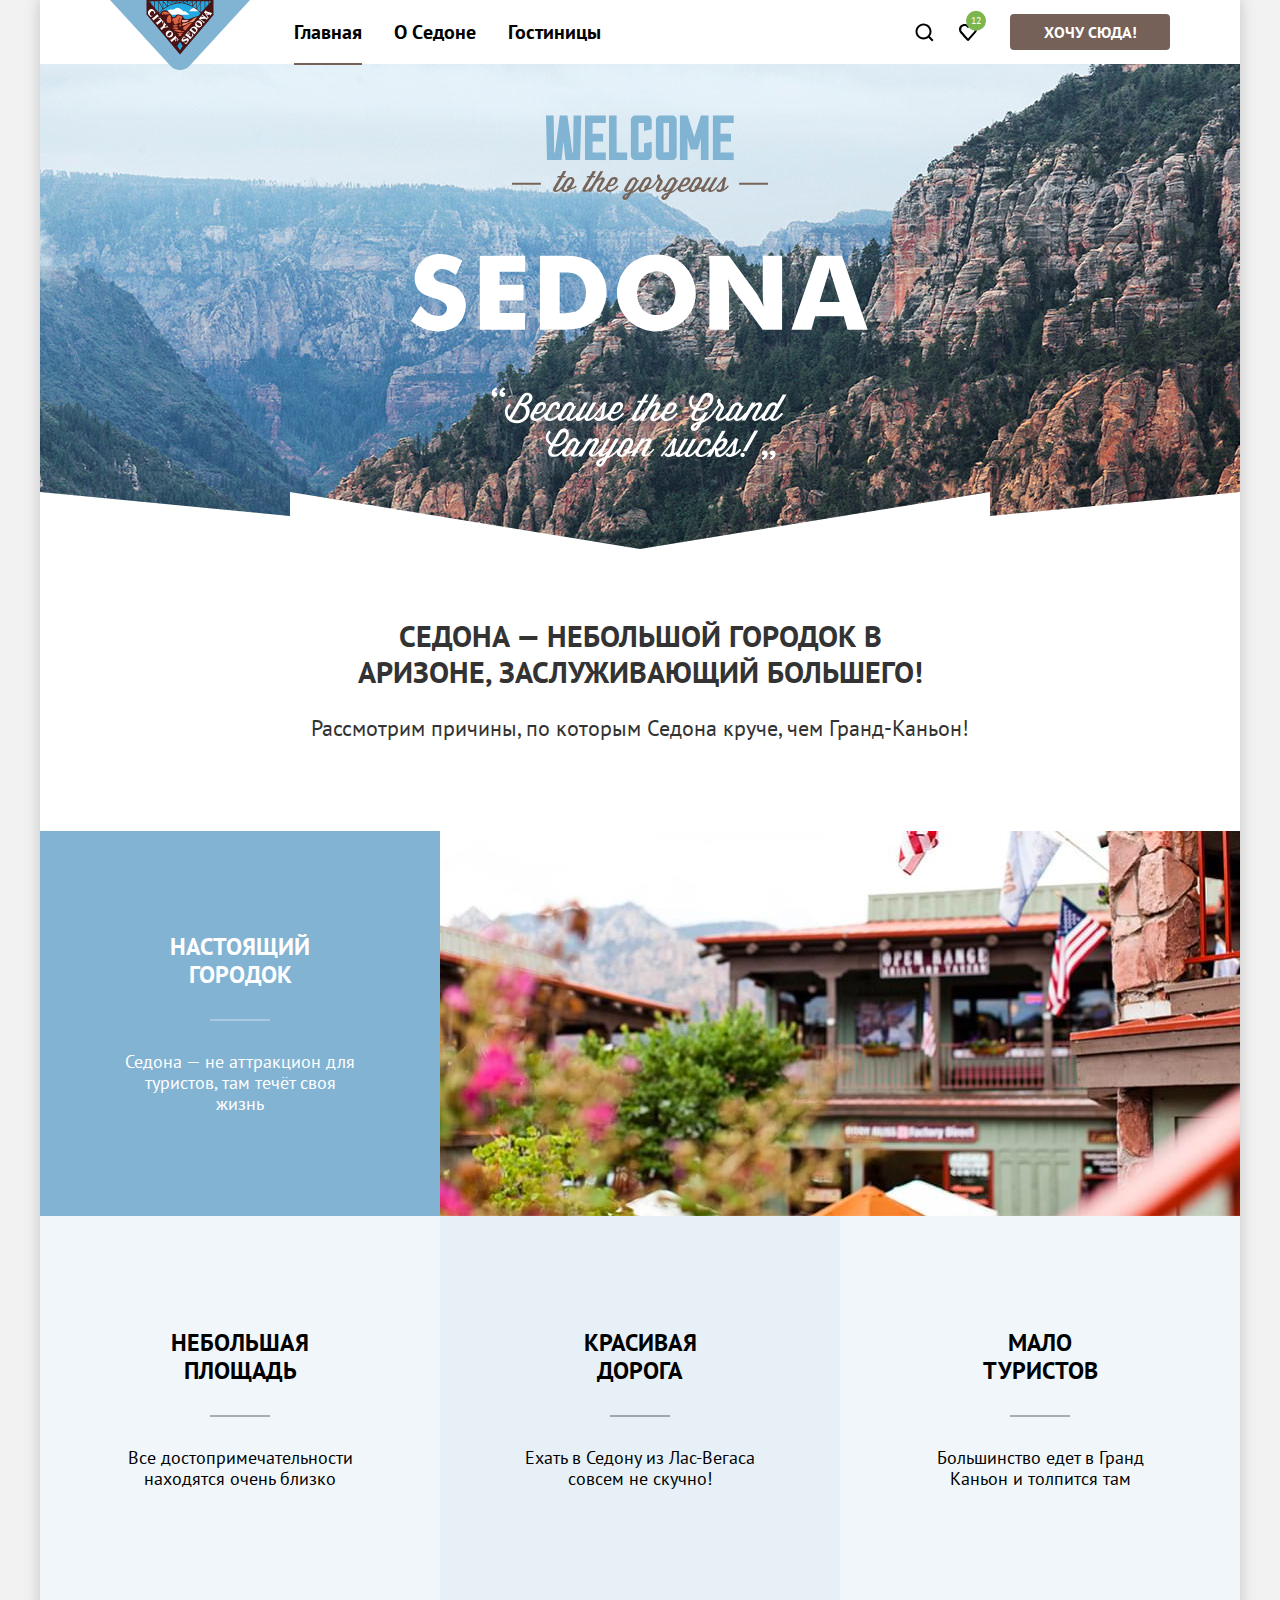
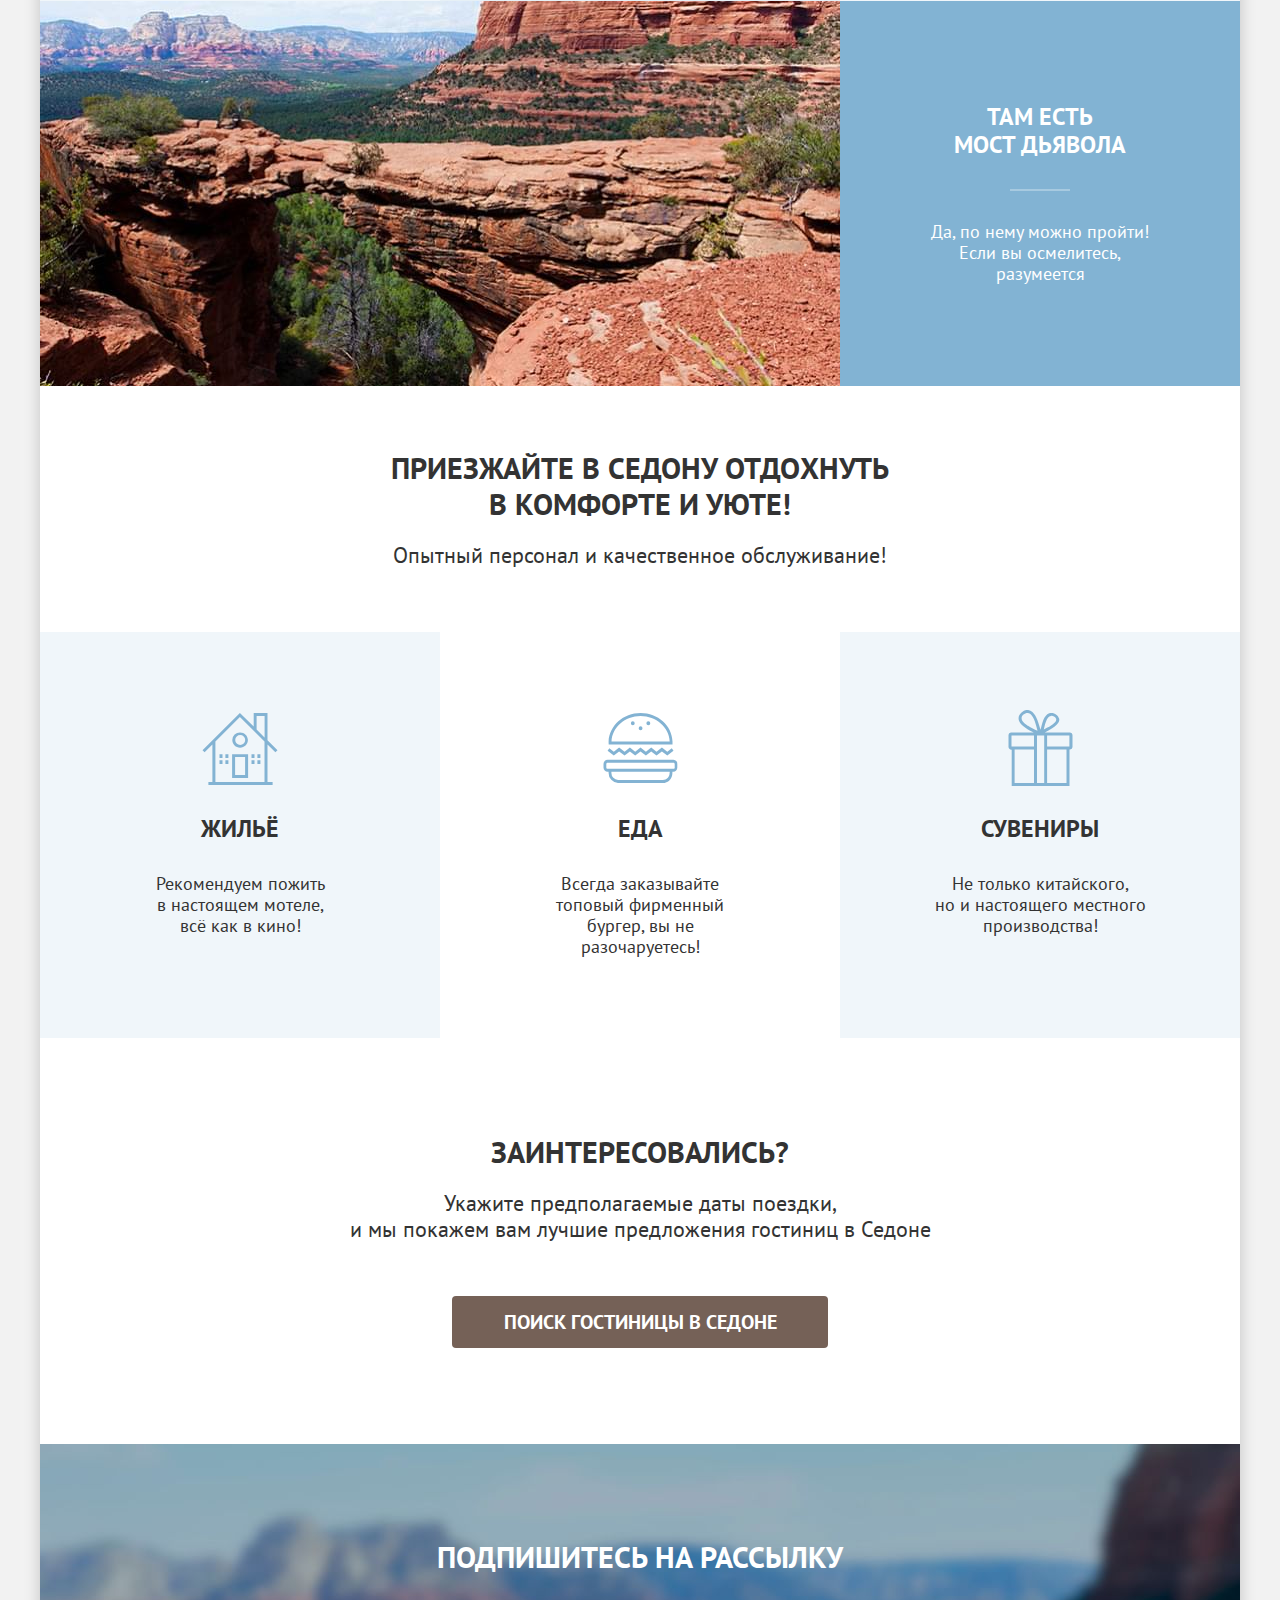
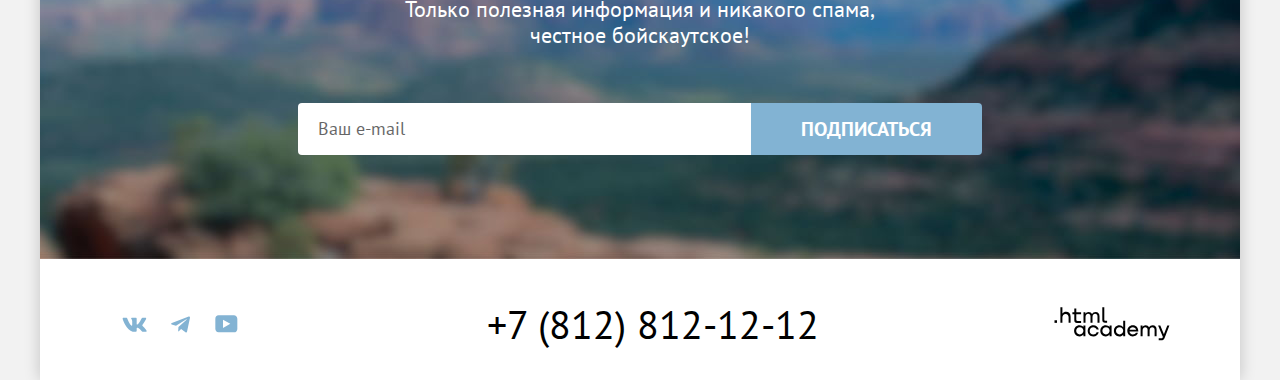
<file: index.html>
<!DOCTYPE html>
<html lang="ru">
  <head>
    <meta charset="utf-8">
    <title>HTML Academy: Седона</title>
    <link rel="icon" href="favicon.ico">
    <link rel="icon" type="image/png" sizes="32x32" href="images/favicon.png">
    <link rel="stylesheet" href="styles/style.css">
  </head>
  <body>
    <div class="page-container">
      <header class="page-header" data-test="header">
        <a class="logo-link" href="">
          <img src="images/logo.svg" width="140" height="70" alt="Логотип сайта города Седона.">
        </a>
        <nav class="navigation">
          <ul class="navigation-list">
            <li class="navigation-item-current">
              <a class="navigation-item-link" href="index.html">Главная</a>
            </li>
            <li>
              <a class="navigation-item-link" href="#">О Cедоне</a>
            </li>
            <li>
              <a class="navigation-item-link" href="catalog.html">Гостиницы</a>
            </li>
          </ul>
          <ul class="choose-places-list">
            <li class="choose-places-item">
              <button class="search-places-magnify-glass-button" type="button">
                <span class="magnify-glass-icon visually-hidden">
                  Поиск отеля
                </span>
              </button>
            </li>
            <li class="choose-places-item">
              <button class="favorites-places-button" type="button">
                <span class="visually-hidden">
                  Открыть Избранное
                </span>
                <span class="favorites-places-counter">
                  12
                </span>
              </button>
            </li>
          </ul>
          <div class="i-want-here-button-wrapper">
            <a class="i-want-here-button brown-button" href="#invitation">
              Хочу сюда!
            </a>
          </div>

        </nav>
      </header>
      <main class="main-index main-container" data-test="main">
        <section class="hero" data-test="hero">
          <h1 class="hero-title visually-hidden">
            Добро пожаловать в городок Седона!
          </h1>
          <div class="welcome-image-container">
            <img class="welcome-image" src="images/welcome-catchphrase.svg" width="458" height="352"
                 alt="Добро пожаловать в восхитительную Седону. Потому что Гранд Каньон отстой!">
          </div>
        </section>

        <section class="about-sedona" data-test="advantages">
          <h2 class="visually-hidden">
            О Седоне
          </h2>
          <p class="about-sedona-short-description section-title">
            Седона — небольшой городок в Аризоне, заслуживающий большего!
          </p>
          <p class="about-sedona-visit-reasons section-description">
            Рассмотрим причины, по которым Седона круче, чем Гранд-Каньон!
          </p>

          <ul class="features-list">
            <li class="feature-item feature-item-with-image">
              <div class="feature-item-description-container">
                <h3 class="feature-title">
                  Настоящий городок
                </h3>
                <p class="feature-description">
                  Седона — не аттракцион для туристов, там течёт своя жизнь
                </p>
              </div>
              <img class="feature-image" src="images/town-photo.jpg" width="800" height="385" alt="Уютные домики на фоне гор.">
            </li>
            <li class="feature-item feature-item-wo-image">
              <div class="feature-item-description-container">
                <h3 class="feature-title">
                  Небольшая площадь
                </h3>
                <p class="feature-description">
                  Все достопримечательности находятся очень близко
                </p>
              </div>
            </li>
            <li class="feature-item feature-item-wo-image">
              <div class="feature-item-description-container">
                <h3 class="feature-title">
                  Красивая дорога
                </h3>
                <p class="feature-description">
                  Ехать в Седону из Лас-Вегаса совсем не скучно!
                </p>
              </div>
            </li>
            <li class="feature-item feature-item-wo-image">
              <div class="feature-item-description-container">
                <h3 class="feature-title">
                  Мало туристов
                </h3>
                <p class="feature-description">
                  Большинство едет в Гранд Каньон и толпится там
                </p>
              </div>
            </li>
            <li class="feature-item feature-item-with-image">
              <img class="feature-image" src="images/devil-bridge-photo.jpg" width="800" height="385" alt="Живописное место среди гор похожее на мост.">
              <div class="feature-item-description-container">
                <h3 class="feature-title">
                  Там есть
                  <br>
                  мост дьявола
                </h3>
                <p class="feature-description">
                  Да, по нему можно пройти! Если вы осмелитесь, разумеется
                </p>
              </div>
            </li>
          </ul>
        </section>

        <section class="services" data-test="service">
          <h2 class="visually-hidden">
            Услуги
          </h2>
          <div class="services-title-container">
            <p class="services-title section-title">
              Приезжайте в Седону отдохнуть в комфорте и уюте!
            </p>
            <p class="services-common-description section-description">
              Опытный персонал и качественное обслуживание!
            </p>
          </div>
          <ul class="services-list">
            <li class="service-item">
              <div class="service-item-content-wrapper">
                <h3 class="service-item-title service-item-title-house">
                  Жильё
                </h3>
                <p class="service-item-description">
                  Рекомендуем пожить
                  <br>
                  в настоящем мотеле,
                  <br>
                  всё как в кино!
                </p>
              </div>
            </li>
            <li class="service-item">
              <div class="service-item-content-wrapper">
                <h3 class="service-item-title service-item-title-food">
                  Еда
                </h3>
                <p class="service-item-description">
                  Всегда заказывайте
                  <br>
                  топовый фирменный бургер, вы не разочаруетесь!
                </p>
              </div>
            </li>
            <li class="service-item">
              <div class="service-item-content-wrapper">
                <h3 class="service-item-title service-item-title-souvenir">
                  Сувениры
                </h3>
                <p class="service-item-description">
                  Не только китайского,
                  <br>
                  но и настоящего местного производства!
                </p>
              </div>
            </li>
          </ul>
        </section>

        <section class="invitation" id="invitation" data-test="search">
          <h2 class="invitation-hotel-title section-title">
            Заинтересовались?
          </h2>
          <p class="invitation-description section-description">
            Укажите предполагаемые даты поездки,
            <br>
            и мы покажем вам лучшие предложения гостиниц в Седоне
          </p>
          <a class="search-hotel-button brown-button booking-button" href="#">
            Поиск гостиницы в Седоне
          </a>
        </section>

      </main>

      <footer class="page-footer">
        <section class="email-subscribe" data-test="subscribe">
          <h2 class="email-subscribe-title section-title">
            Подпишитесь на рассылку
          </h2>
          <p class="email-subscribe-teaser section-description">
            Только полезная информация и никакого спама, честное бойскаутское!
          </p>
          <form class="email-subscribe-form" action="https://echo.htmlacademy.ru/" method="post">
            <input class="email-input" type="email" name="email" placeholder="Ваш e-mail" required>
            <button class="email-subscribe-button blue-button" type="submit">
              Подписаться
            </button>
          </form>
        </section>

        <section class="contacts">
          <h2 class="visually-hidden">
            Контактная информация
          </h2>
          <ul class="social-list">
            <li class="social-item vkontakte">
              <a class="social-item-link" href="https://vk.com/htmlacademy">
                <svg width="25" height="15" viewBox="0 0 25 15" xmlns="http://www.w3.org/2000/svg" alt="ВКонтакте.">
                  <path fill-rule="evenodd" clip-rule="evenodd" d="M24.1164 1.80445C24.2824 1.25845 24.1164 0.856445 23.3214 0.856445H20.6964C20.0284 0.856445 19.7204 1.20345 19.5534 1.58645C19.5534 1.58645 18.2184 4.78245 16.3274 6.85845C15.7154 7.46045 15.4374 7.65145 15.1034 7.65145C14.9364 7.65145 14.6854 7.46045 14.6854 6.91345V1.80445C14.6854 1.14845 14.5014 0.856445 13.9454 0.856445H9.81738C9.40038 0.856445 9.14938 1.16045 9.14938 1.44945C9.14938 2.07045 10.0954 2.21445 10.1924 3.96245V7.76045C10.1924 8.59345 10.0394 8.74444 9.70538 8.74444C8.81538 8.74444 6.65038 5.53345 5.36538 1.85945C5.11638 1.14445 4.86438 0.856445 4.19338 0.856445H1.56638C0.816382 0.856445 0.666382 1.20345 0.666382 1.58645C0.666382 2.26845 1.55638 5.65645 4.81138 10.1374C6.98138 13.1974 10.0364 14.8564 12.8194 14.8564C14.4884 14.8564 14.6944 14.4884 14.6944 13.8534V11.5404C14.6944 10.8034 14.8524 10.6564 15.3814 10.6564C15.7714 10.6564 16.4384 10.8484 17.9964 12.3234C19.7764 14.0724 20.0694 14.8564 21.0714 14.8564H23.6964C24.4464 14.8564 24.8224 14.4884 24.6064 13.7604C24.3684 13.0364 23.5184 11.9854 22.3914 10.7384C21.7794 10.0284 20.8614 9.26345 20.5824 8.88045C20.1934 8.38945 20.3044 8.17044 20.5824 7.73345C20.5824 7.73345 23.7824 3.30745 24.1154 1.80445H24.1164Z"/>
                </svg>
              </a>
            </li>
            <li class="social-item telegram">
              <a class="social-item-link" href="https://t.me/htmlacademy">
                <svg width="19" height="18" viewBox="0 0 18 16" xmlns="http://www.w3.org/2000/svg" alt="Телеграмм.">
                  <path d="M16.785 0.955705L0.840489 7.1042C-0.247661 7.54126 -0.241365 8.14828 0.640845 8.41897L4.73445 9.69597L14.2058 3.72014C14.6537 3.44766 15.0629 3.59424 14.7265 3.89281L7.05283 10.8183H7.05103L7.05283 10.8192L6.77045 15.0387C7.18413 15.0387 7.36669 14.8489 7.59871 14.625L9.58705 12.6915L13.7229 15.7464C14.4855 16.1664 15.0332 15.9506 15.2229 15.0405L17.9379 2.2453C18.2158 1.13107 17.5126 0.626562 16.785 0.955705Z"/>
                </svg>
              </a>
            </li>
            <li class="social-item youtube">
              <a class="social-item-link" href="https://www.youtube.com/user/htmlacademyru">
                <svg width="25" height="18" viewBox="0 0 23 18" xmlns="http://www.w3.org/2000/svg" alt="Youtube." lang="en">
                  <path d="M18.9402 0.356445H3.50738C1.64668 0.356445 0.333252 1.9502 0.333252 3.75645V13.8502C0.333252 15.7627 1.64668 17.3564 3.50738 17.3564H19.1591C20.8009 17.3564 22.3333 15.7627 22.3333 13.9564V3.75645C22.1143 1.9502 20.8009 0.356445 18.9402 0.356445ZM7.99494 12.8939V4.81894L15.3283 8.85645L7.99494 12.8939Z"/>
                </svg>
              </a>
            </li>
          </ul>
          <a class="phone-link" href="tel:+78128121212">
            +7 (812) 812-12-12
          </a>
          <a class="html-academy-link" href="https://htmlacademy.ru/">
            <svg tabindex="0" width="116" height="34" viewBox="0 0 115 34" fill="none" xmlns="http://www.w3.org/2000/svg" alt="HTML Academy." lang="en">
              <path d="M0 13.2564V15.8564H2.5V13.2564H0Z"/>
              <path d="M11.6 4.85645C10 4.85645 8.8 5.55645 8 6.55645H7.9V0.356445H5.9V15.8564H7.9V10.5564C7.9 8.45645 9.2 6.95645 11.2 6.95645C13 6.95645 14.1 8.35645 14.1 10.1564V15.8564H16.1V9.75644C16.2 6.75644 14.3 4.85645 11.6 4.85645Z"/>
              <path d="M26.6 5.15645H21.8V1.45645H19.8V5.25645H17.9V7.25645H19.8V13.2564C19.8 14.9564 20.8 15.9564 22.5 15.9564H26.6V13.9564H22.9C22.2 13.9564 21.8 13.5564 21.8 12.8564V7.15645H26.6V5.15645Z"/>
              <path d="M41.1 4.95645C39.5 4.95645 38.2 5.75644 37.6 7.05645H37.5C36.9 5.85645 35.7 4.95645 34.1 4.95645C32.7 4.95645 31.6 5.75645 31 6.75645H30.9V5.15645H29V15.7564H31V10.3564C31 8.35645 32 6.85645 33.6 6.85645C35.1 6.85645 36 7.85645 36 9.45645V15.7564H38V10.1564C38 7.75645 39.4 6.85645 40.6 6.85645C42.1 6.85645 43 7.85645 43 9.45645V15.7564H45V9.25644C45.1 6.75644 43.6 4.95645 41.1 4.95645Z"/>
              <path d="M47.8 13.0564C47.8 14.7564 48.8 15.7564 50.6 15.7564H52.6V13.7564H50.9C50.2 13.7564 49.8 13.3564 49.8 12.6564V0.356445H47.8V13.0564Z"/>
              <path d="M28.9 20.0564C28 18.9564 26.7 18.2564 25 18.2564C21.9 18.2564 19.6 20.5564 19.6 23.8564C19.6 27.1564 21.9 29.4564 25 29.4564C26.8 29.4564 28 28.6564 28.8 27.5564H28.9V29.1564H30.9V18.5564H28.9V20.0564ZM25.3 27.4564C23.1 27.4564 21.7 25.8564 21.7 23.8564C21.7 21.8564 23.1 20.2564 25.3 20.2564C27.5 20.2564 28.9 21.8564 28.9 23.8564C28.9 25.7564 27.5 27.4564 25.3 27.4564Z"/>
              <path d="M44.2 22.3564C43.7 19.9564 41.6 18.2564 38.8 18.2564C35.4 18.2564 33.2 20.7564 33.2 23.8564C33.2 26.9564 35.4 29.4564 38.8 29.4564C41.6 29.4564 43.7 27.6564 44.2 25.2564H42.1C41.7 26.5564 40.4 27.5564 38.8 27.5564C36.6 27.5564 35.2 25.9564 35.2 23.9564C35.2 21.9564 36.6 20.3564 38.8 20.3564C40.4 20.3564 41.6 21.3564 42.1 22.5564H44.2V22.3564Z"/>
              <path d="M55.1 20.0564C54.2 18.9564 52.9 18.2564 51.2 18.2564C48.1 18.2564 45.8 20.5564 45.8 23.8564C45.8 27.1564 48.1 29.4564 51.2 29.4564C53 29.4564 54.2 28.6564 55 27.5564H55.1V29.1564H57.1V18.5564H55.1V20.0564ZM51.5 27.4564C49.3 27.4564 47.9 25.8564 47.9 23.8564C47.9 21.8564 49.3 20.2564 51.5 20.2564C53.7 20.2564 55.1 21.8564 55.1 23.8564C55.1 25.7564 53.6 27.4564 51.5 27.4564Z"/>
              <path d="M68.7 20.1564C67.8 19.0564 66.5 18.2564 64.8 18.2564C61.7 18.2564 59.4 20.5564 59.4 23.8564C59.4 27.1564 61.6 29.4564 64.8 29.4564C66.5 29.4564 67.8 28.6564 68.6 27.6564H68.7V29.1564H70.7V13.7564H68.7V20.1564ZM65.1 27.4564C62.9 27.4564 61.5 25.8564 61.5 23.8564C61.5 21.8564 62.9 20.2564 65.1 20.2564C67.3 20.2564 68.7 21.8564 68.7 23.8564C68.6 25.8564 67.2 27.4564 65.1 27.4564Z"/>
              <path d="M78.3 18.2564C75 18.2564 72.8 20.7564 72.8 23.8564C72.8 26.8564 74.9 29.4564 78.3 29.4564C80.8 29.4564 82.8 28.1564 83.5 25.8564H81.4C80.9 26.8564 79.8 27.4564 78.4 27.4564C76.5 27.4564 75.1 26.1564 75 24.5564H83.8C84 20.9564 81.8 18.2564 78.3 18.2564ZM78.3 20.1564C80 20.1564 81.3 21.1564 81.6 22.7564H75.1C75.4 21.2564 76.6 20.1564 78.3 20.1564Z"/>
              <path d="M98.2 18.2564C96.6 18.2564 95.3 19.0564 94.6 20.2564H94.5C93.9 19.0564 92.7 18.2564 91.1 18.2564C89.7 18.2564 88.6 18.9564 88 20.0564V18.5564H86.1V29.1564H88.1V23.7564C88.1 21.7564 89.1 20.3564 90.7 20.2564C92.2 20.2564 93.1 21.2564 93.1 22.8564V29.1564H95.1V23.5564C95.1 21.1564 96.5 20.2564 97.7 20.2564C99.2 20.2564 100.1 21.2564 100.1 22.8564V29.1564H102.1V22.6564C102.2 20.0564 100.7 18.2564 98.2 18.2564Z"/>
              <path d="M109.4 27.3564L105.8 18.4564H103.6L108.4 30.0564C108.1 30.9564 107.7 31.2564 106.7 31.2564H104.2V33.2564H106.7C108.5 33.2564 109.5 32.4564 110.2 30.6564L114.9 18.4564H112.8L109.4 27.3564Z"/>
            </svg>
          </a>
        </section>
      </footer>

      <div class="popup-container visually-hidden" data-test="modal">
        <div class="popup-wrapper">
          <button class="popup-close-button" type="button">
            <span class="visually-hidden">
              Закрыть
            </span>
          </button>
          <section class="popup-content">
            <h2 class="popup-title">
              Поиск гостиницы в Седоне
            </h2>
            <form class="search-hotel-form" action="https://echo.htmlacademy.ru/" method="post">
              <label class="arrival-date">
                Дата Заезда:
                <input class="date-input" type="text" name="arrival-date" onfocus="(this.type='date')" required>
                <span class="date-example">
                  27 апреля 2020
                </span>
                <span class="wrong-date-message">
                  Мы не можем отправить вас в прошлое.
                </span>
              </label>
              <label class="departure-date">
                Дата Выезда:
                <input class="date-input" type="text" name="departure-date" onfocus="(this.type='date')" required>
                <span class="date-example">
                  1 сентября 2023
                </span>
                <span class="free-date-message">
                  На эти даты есть свободные номера. Пока есть.
                </span>
              </label>
              <label class="adults-quantity-title" for="adults-quantity-input">
                Взрослые:
              </label>
              <div class="adjust-people-quantity-controls adjust-adults-quantity-controls">
                <button class="change-people-quantity-button decrease-people-button" type="button">
                </button>
                <input class="people-quantity-input" id="adults-quantity-input" type="number" name="adults-quantity"
                       value="2" required>
                <button class="change-people-quantity-button increase-people-button" type="button">
                </button>
              </div>
              <label class="children-quantity-wrapper" for="children-quantity-input">
                <span class="children-quantity-title">
                  Дети:
                </span>
                <span class="children-information-icon" aria-labelledby="tooltip-about-children">
                </span>
                <span class="children-tooltip" role="tooltip" id="tooltip-about-children">
                  Укажите количество детей, которые будут с вами, возраст которых от 6 до 18 лет.
                  Дети до 6 лет размещаются бесплатно.
                </span>
              </label>
              <div class="adjust-people-quantity-controls adjust-children-quantity-controls">
                <button class="change-people-quantity-button decrease-people-button" type="button">
                </button>
                <input class="people-quantity-input" id="children-quantity-input" type="number" name="qty-children" value="2">
                <button class="change-people-quantity-button increase-people-button" type="button">
                </button>
              </div>
              <button class="blue-button button-found" type="submit">
                Найти
              </button>
            </form>
          </section>
        </div>
      </div>
    </div>
    <script src="scripts/script.js"></script>
  </body>
</html>
</file>
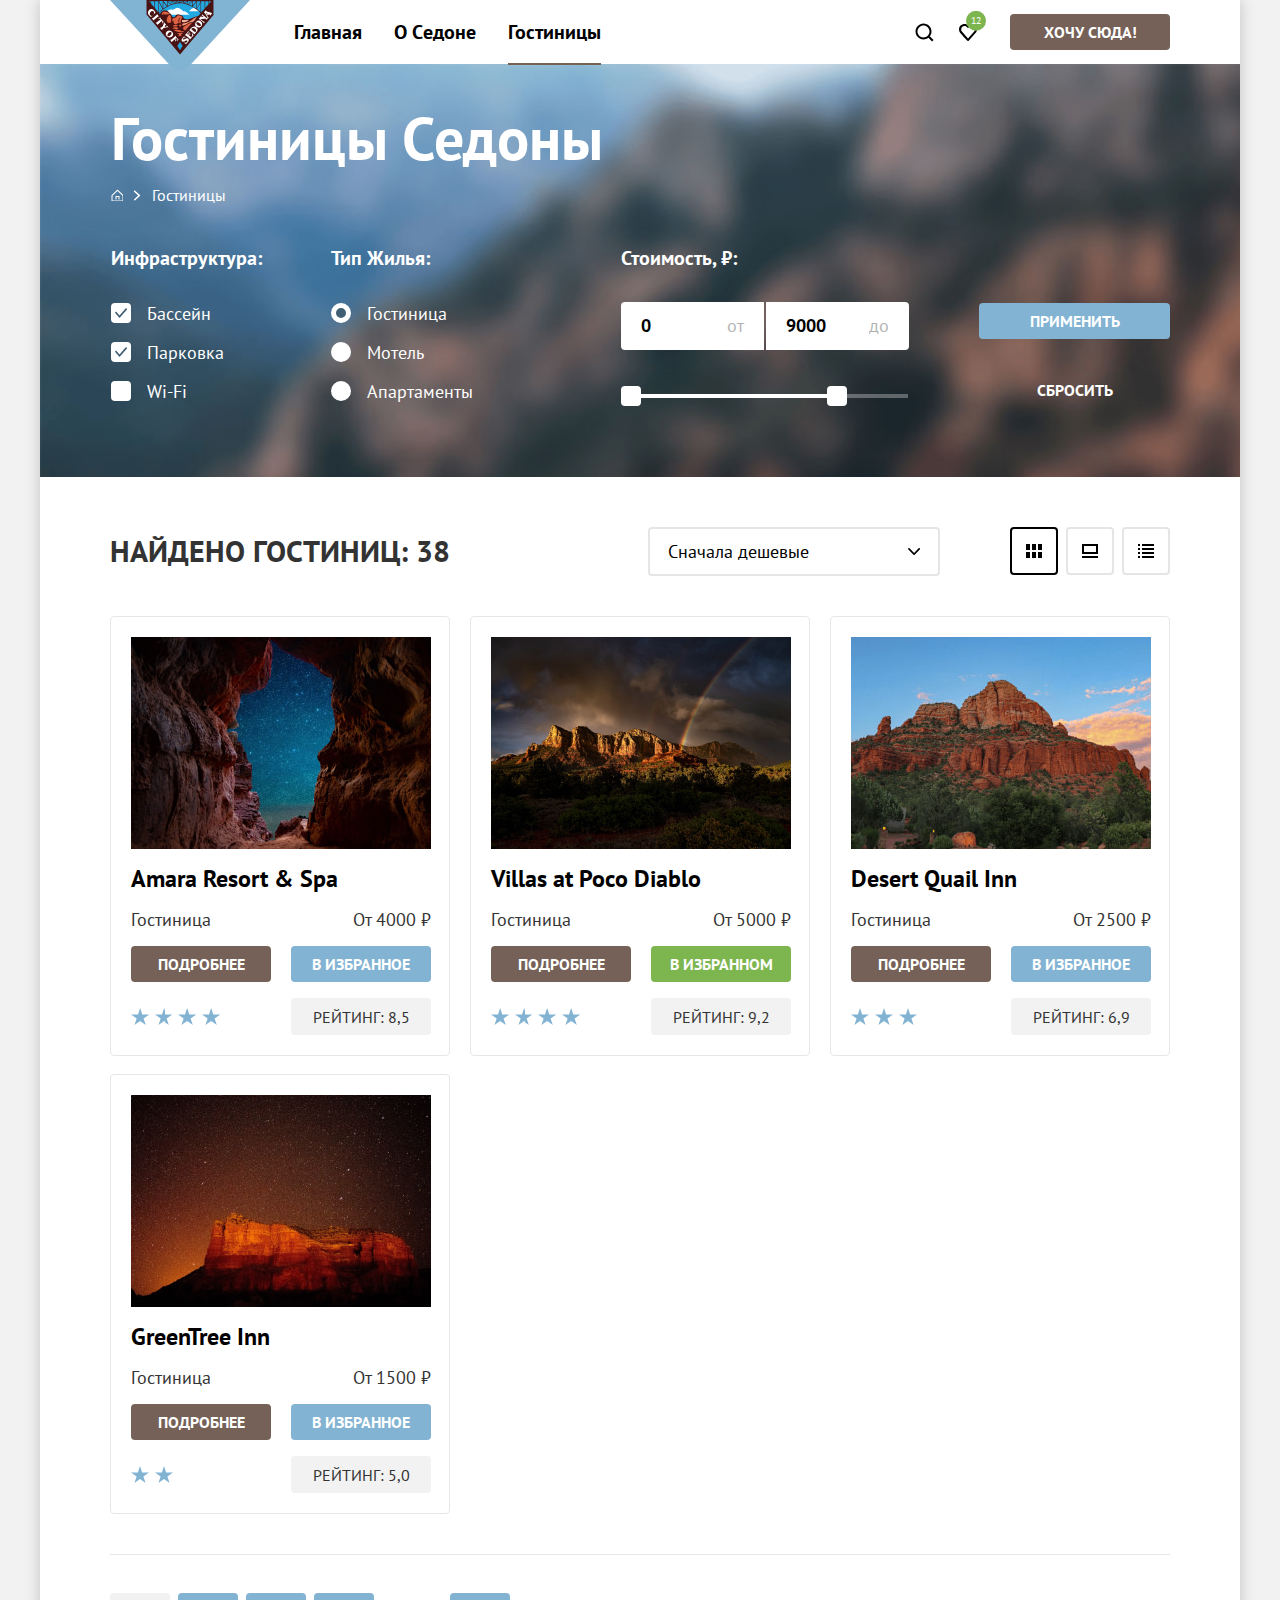
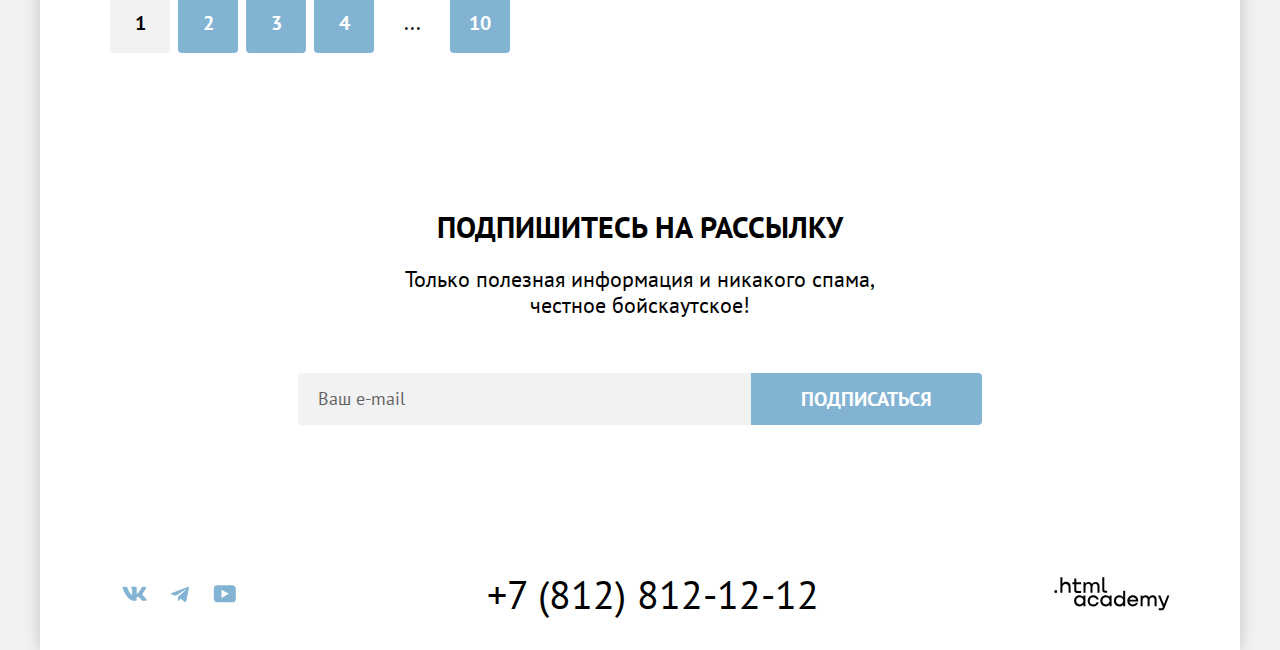
<file: catalog.html>
<!DOCTYPE html>
<html lang="en">
<head>
  <meta charset="UTF-8">
  <title>Гостиницы Седоны</title>
  <link rel="icon" href="favicon.ico">
  <link rel="icon" type="image/png" sizes="32x32" href="images/favicon.png">
  <link rel="stylesheet" href="styles/style.css">
</head>
<body>
  <div class="page-container">
    <header class="page-header" data-test="header">
      <a class="logo-link" href="index.html">
        <img class="logo-image" src="images/logo.svg" width="140" height="70" alt="Логотип сайта города Седона.">
      </a>
      <nav class="navigation">
        <ul class="navigation-list">
          <li class="navigation-item">
            <a class="navigation-item-link navigation-item-link-to-main-page" href="index.html">Главная</a>
          </li>
          <li class="navigation-item">
            <a class="navigation-item-link navigation-item-link-to-about-sedona" href="#">О Cедоне</a>
          </li>
          <li class="navigation-item navigation-item-current">
            <a class="navigation-item-link" href="catalog.html">Гостиницы</a>
          </li>
        </ul>
        <ul class="choose-places-list">
          <li class="choose-places-item">
            <button class="search-places-magnify-glass-button" type="button">
                <span class="magnify-glass-icon visually-hidden">
                  Поиск отеля
                </span>
            </button>
          </li>
          <li class="choose-places-item">
            <button class="favorites-places-button" type="button">
                <span class="visually-hidden">
                  Открыть Избранное
                </span>
              <span class="favorites-places-counter">
                  12
                </span>
            </button>
          </li>
        </ul>
        <div class="i-want-here-button-wrapper">
          <a class="i-want-here-button brown-button" href="#">
            Хочу сюда!
          </a>
        </div>
      </nav>
    </header>

    <main class="hotel-catalog-page main-container" data-test="main">
      <section class="hotel-catalog-filter" data-test="filter">
        <h1 class="hotel-catalog-title">
          Гостиницы Седоны
        </h1>
        <ul class="breadcrumbs-list" aria-label="Хлебные крошки">
          <li class="breadcrumbs-home-item">
            <a class="breadcrumbs-item-link breadcrumbs-home-link" href="index.html">
              Главная
            </a>
          </li>
          <li class="breadcrumbs-inner-item breadcrumbs-item-current ">
            <a class="breadcrumbs-item-link breadcrumbs-item-link-current">
              Гостиницы
            </a>
          </li>
        </ul>
        <form class="filter-settings" action="https://echo.htmlacademy.ru/" method="post">
          <h2 class="filter-settings-title visually-hidden">
            Настройки фильтрации
          </h2>
          <fieldset class="filter-set">
            <legend class="filter-set-title">
              Инфраструктура:
            </legend>
            <ul class="filter-set-child-items">
              <li class="filter-set-child-item">
                <label class="filter-set-child-item-label">
                  <input class="filter-set-child-item-input visually-hidden checkbox" type="checkbox" name="swim-pool" checked>
                  <span class="control-mark checkbox-mark"></span>
                  <span class="control-description">
                    Бассейн
                  </span>
                </label>
              </li>
              <li class="filter-set-child-item">
                <label class="filter-set-child-item-label">
                  <input class="filter-set-child-item-input visually-hidden checkbox" type="checkbox" name="car-parking" checked>
                  <span class="control-mark checkbox-mark"></span>
                  <span class="control-description">
                    Парковка
                  </span>
                </label>
              </li>
              <li class="filter-set-child-item">
                <label class="filter-set-child-item-label" lang="en">
                  <input class="filter-set-child-item-input visually-hidden checkbox" type="checkbox" name="wi-fi">
                  <span class="control-mark checkbox-mark"></span>
                  <span class="control-description">
                    Wi-Fi
                  </span>
                </label>
              </li>

            </ul>
          </fieldset>

          <fieldset class="filter-set">
            <legend class="filter-set-title">
              Тип Жилья:
            </legend>
            <ul class="filter-set-child-items">
              <li class="filter-set-child-item">
                <label class="filter-set-child-item-label">
                  <input class="filter-set-child-item-input visually-hidden radio" type="radio" name="hotel-type" value="hotel" checked>
                  <span class="control-mark radio-mark"></span>
                  <span class="control-description">
                    Гостиница
                  </span>
                </label>
              </li>
              <li class="filter-set-child-item">
                <label class="filter-set-child-item-label">
                  <input class="filter-set-child-item-input visually-hidden radio" type="radio" name="hotel-type" value="motel">
                  <span class="control-mark radio-mark"></span>
                  <span class="control-description">
                    Мотель
                  </span>
                </label>
              </li>
              <li class="filter-set-child-item">
                <label class="filter-set-child-item-label">
                  <input class="filter-set-child-item-input visually-hidden radio" type="radio" name="hotel-type" value="apartments">
                  <span class="control-mark radio-mark"></span>
                  <span class="control-description">
                    Апартаменты
                  </span>
                </label>
              </li>
            </ul>
          </fieldset>

          <fieldset class="filter-set price-filter">
            <legend class="filter-set-title">
              Стоимость, ₽:
            </legend>

            <div class="min-to-max-input-wrapper">
              <div class="price-input-wrapper">
                <label class="price-label" for="min-price-value" aria-label="Минимальная цена">
                  от
                </label>
                <input class="price-input min-price-input" type="text" id="min-price-value" name="min-price-value" value="0" required>
              </div>

              <div class="price-input-wrapper">
                <label class="price-label" for="max-price-value" aria-label="Максимальная цена">
                  до
                </label>
                <input class="price-input max-price-input" type="text" id="max-price-value" name="max-price-value"
                       value="9000" required>
              </div>
            </div>

            <div class="price-range-wrapper">
              <div class="price-range-bar">
                <button class="price-range-toggle-button range-button-min" type="button">
                  <span class="visually-hidden">Изменить минимальную цену</span>
                </button>
                <button class="price-range-toggle-button range-button-max" type="button">
                  <span class="visually-hidden">Изменить максимальную цену</span>
                </button>
              </div>
            </div>
          </fieldset>

          <div class="filter-buttons">
            <button class="apply-filter-button filter-form-button blue-button" type="submit">
              Применить
            </button>
            <button class="reset-filter-button filter-form-button" type="reset">
              Сбросить
            </button>
          </div>
        </form>
      </section>

      <section class="found-hotels" data-test="catalog">

        <div class="found-hotels-control-container">
          <h2 class="found-hotels-title">
            Найдено гостиниц:
            <span class="found-hotels-quantity">
              38
            </span>
          </h2>

          <select class="found-hotels-sort-control" aria-label="Сортировка">
            <option value="cheap">Сначала дешевые</option>
            <option value="expensive">Сначала дорогие</option>
            <option value="popular">Сначала популярные</option>
          </select>

          <ul class="found-hotels-output-type-list">
            <li class="found-hotels-output-type-item current">
              <button class="found-hotels-output-type-button view-as-small-cards-button found-hotels-output-type-button-active" type="button">
                <span class="visually-hidden">
                  В виде маленьких карточек
                </span>
              </button>
            </li>
            <li class="found-hotels-output-type-item">
              <button class="found-hotels-output-type-button view-as-card-with-description-button" type="button">
                <span class="visually-hidden">
                  В виде карточек с подробным описанием
                </span>
              </button>
            </li>
            <li class="found-hotels-output-type-item">
              <button class="found-hotels-output-type-button view-as-list-button" type="button">
                <span class="visually-hidden">
                  В виде списка
                </span>
              </button>
            </li>
          </ul>
        </div>

        <ul class="found-hotels-list">

          <li class="found-hotels-item">
            <a class="found-hotels-item-image-link" href="#">
              <img class="found-hotels-item-image" src="images/catalog/amara-resort-spa.jpg" width="300" height="212"
                   alt="Вид на звездное ночное небо в ущелье между скал.">
            </a>
            <a class="found-hotels-item-name-link" href="#">
              <h3 class="found-hotels-item-name">
                Amara Resort & Spa
              </h3>
            </a>
            <span class="found-hotels-item-type">
              Гостиница
            </span>
            <span class="found-hotels-item-price">
              От 4000 ₽
            </span>
            <a class="found-hotels-item-detailed-link brown-button" href="#">
              Подробнее
            </a>
            <button class="found-hotels-item-add-to-favorites-button blue-button" type="button">
              В избранное
            </button>
            <p class="found-hotels-item-rating-stars found-hotels-item-rating-4-stars">
                Четыре звезды
            </p>
            <p class="found-hotels-item-rating-with-points">
              Рейтинг:
              <span class="found-hotels-item-rating-points">
                8,5
              </span>
            </p>

          </li>

          <li class="found-hotels-item">
            <a class="found-hotels-item-image-link" href="#">
              <img class="found-hotels-item-image" src="images/catalog/villas-at-poco-diablo.jpg" width="300" height="212"
                   alt="Вид на горы и радуга.">
            </a>
            <a class="found-hotels-item-name-link" href="#">
              <h3 class="found-hotels-item-name">
                Villas at Poco Diablo
              </h3>
            </a>
            <span class="found-hotels-item-type">
              Гостиница
            </span>
            <span class="found-hotels-item-price">
              От 5000 ₽
            </span>
            <a class="found-hotels-item-detailed-link brown-button" href="#">
              Подробнее
            </a>
            <button class="found-hotels-item-add-to-favorites-button added-to-favorite" type="button">
              В избранном
            </button>
            <p class="found-hotels-item-rating-stars found-hotels-item-rating-4-stars">
                Четыре звезды
            </p>
            <p class="found-hotels-item-rating-with-points">
              Рейтинг:
              <span class="found-hotels-item-rating-points">
                9,2
              </span>
            </p>
          </li>

          <li class="found-hotels-item">
            <a class="found-hotels-item-image-link" href="#">
              <img class="found-hotels-item-image" src="images/catalog/desert-quail-inn.jpg" width="300" height="212"
                   alt="Живописные горы на фоне ясного неба.">
            </a>
            <a class="found-hotels-item-name-link" href="#">
              <h3 class="found-hotels-item-name">
                Desert Quail Inn
              </h3>
            </a>
            <span class="found-hotels-item-type">
              Гостиница
            </span>
            <span class="found-hotels-item-price">
              От 2500 ₽
            </span>
            <a class="found-hotels-item-detailed-link brown-button" href="#">
              Подробнее
            </a>
            <button class="found-hotels-item-add-to-favorites-button blue-button" type="button">
              В избранное
            </button>
            <p class="found-hotels-item-rating-stars found-hotels-item-rating-3-stars">
                Три звезды
            </p>
            <p class="found-hotels-item-rating-with-points">
              Рейтинг:
              <span class="found-hotels-item-rating-points">
                6,9
              </span>
            </p>
          </li>

          <li class="found-hotels-item">
            <a class="found-hotels-item-image-link" href="#">
              <img class="found-hotels-item-image" src="images/catalog/green-tree-inn.jpg" width="300" height="212"
                   alt="Горы в сиянии звездного неба.">
            </a>
            <a class="found-hotels-item-name-link" href="#">
              <h3 class="found-hotels-item-name">
                GreenTree Inn
              </h3>
            </a>
            <span class="found-hotels-item-type">
              Гостиница
            </span>
            <span class="found-hotels-item-price">
              От 1500 ₽
            </span>
            <a class="found-hotels-item-detailed-link brown-button" href="#">
              Подробнее
            </a>
            <button class="found-hotels-item-add-to-favorites-button blue-button" type="button">
              В избранное
            </button>
            <p class="found-hotels-item-rating-stars found-hotels-item-rating-2-stars">
                Две звезды
            </p>
            <p class="found-hotels-item-rating-with-points">
              Рейтинг:
              <span class="found-hotels-item-rating-points">
                5,0
              </span>
            </p>
          </li>
        </ul>

        <ul class="found-hotels-pagination">
          <li class="found-hotels-pagination-item found-hotels-pagination-item-active">
            <a class="found-hotels-pagination-link found-hotels-pagination-active">1</a>
          </li>
          <li class="found-hotels-pagination-item">
            <a class="found-hotels-pagination-link" href="#">2</a>
          </li>
          <li class="found-hotels-pagination-item">
            <a class="found-hotels-pagination-link" href="#">3</a>
          </li>
          <li class="found-hotels-pagination-item">
            <a class="found-hotels-pagination-link" href="#">4</a>
          </li>
          <li class="found-hotels-pagination-range-item">
            ...
          </li>
          <li class="found-hotels-pagination-item">
            <a class="found-hotels-pagination-link" href="#">10</a>
          </li>
        </ul>

      </section>

    </main>

    <footer class="page-footer inner-footer" data-test="footer">
      <section class="email-subscribe" data-test="subscribe">
        <h2 class="email-subscribe-title section-title">
          Подпишитесь на рассылку
        </h2>
        <p class="email-subscribe-teaser section-description">
          Только полезная информация и никакого спама, честное бойскаутское!
        </p>
        <form class="email-subscribe-form" action="https://echo.htmlacademy.ru/" method="post">
          <input class="email-input" type="email" name="email" placeholder="Ваш e-mail" required>
          <button class="email-subscribe-button blue-button" type="submit">
            Подписаться
          </button>
        </form>
      </section>

      <section class="contacts">
        <h2 class="visually-hidden">
          Контактная информация
        </h2>
        <ul class="social-list">
          <li class="social-item vkontakte">
            <a class="social-item-link" href="https://vk.com/htmlacademy">
              <svg width="25" height="15" viewBox="0 0 25 15" xmlns="http://www.w3.org/2000/svg" alt="ВКонтакте.">
                <path fill-rule="evenodd" clip-rule="evenodd" d="M24.1164 1.80445C24.2824 1.25845 24.1164 0.856445 23.3214 0.856445H20.6964C20.0284 0.856445 19.7204 1.20345 19.5534 1.58645C19.5534 1.58645 18.2184 4.78245 16.3274 6.85845C15.7154 7.46045 15.4374 7.65145 15.1034 7.65145C14.9364 7.65145 14.6854 7.46045 14.6854 6.91345V1.80445C14.6854 1.14845 14.5014 0.856445 13.9454 0.856445H9.81738C9.40038 0.856445 9.14938 1.16045 9.14938 1.44945C9.14938 2.07045 10.0954 2.21445 10.1924 3.96245V7.76045C10.1924 8.59345 10.0394 8.74444 9.70538 8.74444C8.81538 8.74444 6.65038 5.53345 5.36538 1.85945C5.11638 1.14445 4.86438 0.856445 4.19338 0.856445H1.56638C0.816382 0.856445 0.666382 1.20345 0.666382 1.58645C0.666382 2.26845 1.55638 5.65645 4.81138 10.1374C6.98138 13.1974 10.0364 14.8564 12.8194 14.8564C14.4884 14.8564 14.6944 14.4884 14.6944 13.8534V11.5404C14.6944 10.8034 14.8524 10.6564 15.3814 10.6564C15.7714 10.6564 16.4384 10.8484 17.9964 12.3234C19.7764 14.0724 20.0694 14.8564 21.0714 14.8564H23.6964C24.4464 14.8564 24.8224 14.4884 24.6064 13.7604C24.3684 13.0364 23.5184 11.9854 22.3914 10.7384C21.7794 10.0284 20.8614 9.26345 20.5824 8.88045C20.1934 8.38945 20.3044 8.17044 20.5824 7.73345C20.5824 7.73345 23.7824 3.30745 24.1154 1.80445H24.1164Z"/>
              </svg>
            </a>
          </li>
          <li class="social-item telegram">
            <a class="social-item-link" href="https://t.me/htmlacademy">
              <svg width="18" height="18" viewBox="0 0 18 16" xmlns="http://www.w3.org/2000/svg" alt="Телеграмм.">
                <path d="M16.785 0.955705L0.840489 7.1042C-0.247661 7.54126 -0.241365 8.14828 0.640845 8.41897L4.73445 9.69597L14.2058 3.72014C14.6537 3.44766 15.0629 3.59424 14.7265 3.89281L7.05283 10.8183H7.05103L7.05283 10.8192L6.77045 15.0387C7.18413 15.0387 7.36669 14.8489 7.59871 14.625L9.58705 12.6915L13.7229 15.7464C14.4855 16.1664 15.0332 15.9506 15.2229 15.0405L17.9379 2.2453C18.2158 1.13107 17.5126 0.626562 16.785 0.955705Z"/>
              </svg>
            </a>
          </li>
          <li class="social-item youtube">
            <a class="social-item-link" href="https://www.youtube.com/user/htmlacademyru">
              <svg width="24" height="18" viewBox="0 0 23 18" xmlns="http://www.w3.org/2000/svg" alt="Youtube." lang="en">
                <path d="M18.9402 0.356445H3.50738C1.64668 0.356445 0.333252 1.9502 0.333252 3.75645V13.8502C0.333252 15.7627 1.64668 17.3564 3.50738 17.3564H19.1591C20.8009 17.3564 22.3333 15.7627 22.3333 13.9564V3.75645C22.1143 1.9502 20.8009 0.356445 18.9402 0.356445ZM7.99494 12.8939V4.81894L15.3283 8.85645L7.99494 12.8939Z"/>
              </svg>
            </a>
          </li>
        </ul>
        <a class="phone-link" href="tel:+78128121212">
          +7 (812) 812-12-12
        </a>
        <a class="html-academy-link" href="https://htmlacademy.ru/">
          <svg tabindex="0" width="116" height="34" viewBox="0 0 115 34" fill="none" xmlns="http://www.w3.org/2000/svg" alt="HTML Academy." lang="en">
            <path d="M0 13.2564V15.8564H2.5V13.2564H0Z"/>
            <path d="M11.6 4.85645C10 4.85645 8.8 5.55645 8 6.55645H7.9V0.356445H5.9V15.8564H7.9V10.5564C7.9 8.45645 9.2 6.95645 11.2 6.95645C13 6.95645 14.1 8.35645 14.1 10.1564V15.8564H16.1V9.75644C16.2 6.75644 14.3 4.85645 11.6 4.85645Z"/>
            <path d="M26.6 5.15645H21.8V1.45645H19.8V5.25645H17.9V7.25645H19.8V13.2564C19.8 14.9564 20.8 15.9564 22.5 15.9564H26.6V13.9564H22.9C22.2 13.9564 21.8 13.5564 21.8 12.8564V7.15645H26.6V5.15645Z"/>
            <path d="M41.1 4.95645C39.5 4.95645 38.2 5.75644 37.6 7.05645H37.5C36.9 5.85645 35.7 4.95645 34.1 4.95645C32.7 4.95645 31.6 5.75645 31 6.75645H30.9V5.15645H29V15.7564H31V10.3564C31 8.35645 32 6.85645 33.6 6.85645C35.1 6.85645 36 7.85645 36 9.45645V15.7564H38V10.1564C38 7.75645 39.4 6.85645 40.6 6.85645C42.1 6.85645 43 7.85645 43 9.45645V15.7564H45V9.25644C45.1 6.75644 43.6 4.95645 41.1 4.95645Z"/>
            <path d="M47.8 13.0564C47.8 14.7564 48.8 15.7564 50.6 15.7564H52.6V13.7564H50.9C50.2 13.7564 49.8 13.3564 49.8 12.6564V0.356445H47.8V13.0564Z"/>
            <path d="M28.9 20.0564C28 18.9564 26.7 18.2564 25 18.2564C21.9 18.2564 19.6 20.5564 19.6 23.8564C19.6 27.1564 21.9 29.4564 25 29.4564C26.8 29.4564 28 28.6564 28.8 27.5564H28.9V29.1564H30.9V18.5564H28.9V20.0564ZM25.3 27.4564C23.1 27.4564 21.7 25.8564 21.7 23.8564C21.7 21.8564 23.1 20.2564 25.3 20.2564C27.5 20.2564 28.9 21.8564 28.9 23.8564C28.9 25.7564 27.5 27.4564 25.3 27.4564Z"/>
            <path d="M44.2 22.3564C43.7 19.9564 41.6 18.2564 38.8 18.2564C35.4 18.2564 33.2 20.7564 33.2 23.8564C33.2 26.9564 35.4 29.4564 38.8 29.4564C41.6 29.4564 43.7 27.6564 44.2 25.2564H42.1C41.7 26.5564 40.4 27.5564 38.8 27.5564C36.6 27.5564 35.2 25.9564 35.2 23.9564C35.2 21.9564 36.6 20.3564 38.8 20.3564C40.4 20.3564 41.6 21.3564 42.1 22.5564H44.2V22.3564Z"/>
            <path d="M55.1 20.0564C54.2 18.9564 52.9 18.2564 51.2 18.2564C48.1 18.2564 45.8 20.5564 45.8 23.8564C45.8 27.1564 48.1 29.4564 51.2 29.4564C53 29.4564 54.2 28.6564 55 27.5564H55.1V29.1564H57.1V18.5564H55.1V20.0564ZM51.5 27.4564C49.3 27.4564 47.9 25.8564 47.9 23.8564C47.9 21.8564 49.3 20.2564 51.5 20.2564C53.7 20.2564 55.1 21.8564 55.1 23.8564C55.1 25.7564 53.6 27.4564 51.5 27.4564Z"/>
            <path d="M68.7 20.1564C67.8 19.0564 66.5 18.2564 64.8 18.2564C61.7 18.2564 59.4 20.5564 59.4 23.8564C59.4 27.1564 61.6 29.4564 64.8 29.4564C66.5 29.4564 67.8 28.6564 68.6 27.6564H68.7V29.1564H70.7V13.7564H68.7V20.1564ZM65.1 27.4564C62.9 27.4564 61.5 25.8564 61.5 23.8564C61.5 21.8564 62.9 20.2564 65.1 20.2564C67.3 20.2564 68.7 21.8564 68.7 23.8564C68.6 25.8564 67.2 27.4564 65.1 27.4564Z"/>
            <path d="M78.3 18.2564C75 18.2564 72.8 20.7564 72.8 23.8564C72.8 26.8564 74.9 29.4564 78.3 29.4564C80.8 29.4564 82.8 28.1564 83.5 25.8564H81.4C80.9 26.8564 79.8 27.4564 78.4 27.4564C76.5 27.4564 75.1 26.1564 75 24.5564H83.8C84 20.9564 81.8 18.2564 78.3 18.2564ZM78.3 20.1564C80 20.1564 81.3 21.1564 81.6 22.7564H75.1C75.4 21.2564 76.6 20.1564 78.3 20.1564Z"/>
            <path d="M98.2 18.2564C96.6 18.2564 95.3 19.0564 94.6 20.2564H94.5C93.9 19.0564 92.7 18.2564 91.1 18.2564C89.7 18.2564 88.6 18.9564 88 20.0564V18.5564H86.1V29.1564H88.1V23.7564C88.1 21.7564 89.1 20.3564 90.7 20.2564C92.2 20.2564 93.1 21.2564 93.1 22.8564V29.1564H95.1V23.5564C95.1 21.1564 96.5 20.2564 97.7 20.2564C99.2 20.2564 100.1 21.2564 100.1 22.8564V29.1564H102.1V22.6564C102.2 20.0564 100.7 18.2564 98.2 18.2564Z"/>
            <path d="M109.4 27.3564L105.8 18.4564H103.6L108.4 30.0564C108.1 30.9564 107.7 31.2564 106.7 31.2564H104.2V33.2564H106.7C108.5 33.2564 109.5 32.4564 110.2 30.6564L114.9 18.4564H112.8L109.4 27.3564Z"/>
          </svg>
        </a>
      </section>
    </footer>
  </div>
</body>
</html>
</file>
<file: styles/style.css>
/*Подключение шрифтов*/

@font-face {
  font-family: "PT Sans";
  font-style: normal;
  font-weight: 400;
  src: url("../fonts/ptsans-400.woff2") format("woff2");
  font-display: swap;
}

@font-face {
  font-family: "PT Sans";
  font-style: normal;
  font-weight: 700;
  src: url("../fonts/ptsans-700.woff2") format("woff2");
  font-display: swap;
}

/*Общие стили*/

.visually-hidden {
  position: absolute;
  width: 1px;
  height: 1px;
  margin: -1px;
  padding: 0;
  overflow: hidden;
  border: 0;
  clip: rect(0 0 0 0);
}

html {
  height: 100%;
}

body {
  font-family: "PT Sans", Arial, Helvetica, sans-serif;
  font-size: 18px;
  line-height: 21px;
  color: #333333;
  background-color: #f2f2f2;
  margin: 0;
  padding: 0;
  height: 100%;
}

.page-container {
  width: 1200px;
  background-color: #ffffff;
  box-shadow: 0 0 15px rgba(0, 0, 0, 0.2);
  margin: 0 auto;
  display: flex;
  flex-direction: column;
  min-height: 100%;
}

.main-container {
  flex-grow: 1;
}

.i-want-here-button {
  display: inline-block;
  text-decoration: none;
  font-size: 16px;
  font-weight: 700;
  line-height: 20px;
  color: #ffffff;
  text-transform: uppercase;
  padding: 8px;
  border-radius: 4px;
  cursor: pointer;
  min-width: 144px;
  text-align: center;
  max-width: 250px;
  align-self: center;
}

.brown-button {
  background-color: #756157;
  transition-property: background, color;
  transition-duration: 0.2s;
  transition-timing-function: ease-in-out;
}

.brown-button:hover {
  background: #615048;
}

.brown-button:focus {
  background: #615048;
  outline: none;
}

.brown-button:active {
  background: #756157;
  color: rgba(255, 255, 255, 0.3);
}

.brown-button:disabled {
  background: #e5e5e5;
  color: #ffffff;
}

.search-hotel-button {
  display: inline-block;
  font-size: 20px;
  font-weight: 700;
  line-height: 36px;
  color: #ffffff;
  text-decoration: none;
  text-transform: uppercase;
  padding-top: 8px;
  padding-bottom: 8px;
  border-radius: 4px;
  cursor: pointer;
  min-width: 376px;
}

.section-title {
  font-weight: 700;
  font-size: 30px;
  line-height: 36px;
  text-transform: uppercase;
  text-align: center;
  margin: 0 auto 20px;
}

.section-description {
  font-size: 22px;
  line-height: 26px;
  text-align: center;
  margin-top: 0;
}

/*Шапка страницы с навигацией*/

.page-header {
  display: flex;
  position: relative;
}

.logo-link {
  position: absolute;
  top: 0;
  left: 70px;
}

.logo-link:hover {
  opacity: 0.9;
}

.navigation {
  display: flex;
  justify-content: space-between;
  align-items: center;
  width: 100%;
  margin-left: 238px;
}

.navigation-list {
  display: flex;
  flex-wrap: wrap;
  list-style: none;
  min-width: 339px;
  max-width: 500px;
  padding: 0;
  margin: 0;
  font-size: 20px;
  font-weight: 700;
  line-height: 24px;
}

.navigation-item-link {
  display: inline-block;
  text-decoration: none;
  color: #000000;
  padding: 20px 16px;
}

.navigation-item-link:hover {
  color: rgba(0, 0, 0, 0.7);
}

.navigation-item-current .navigation-item-link {
  text-decoration: underline;
  text-decoration-color: #756257;
  text-decoration-thickness: 2px;
  text-underline-offset: 19px;
  text-underline-position: under;
}

.choose-places-list {
  display: flex;
  flex-wrap: wrap;
  list-style: none;
  margin: 0 0 0 auto;
  padding: 0;
  height: 100%;
  max-width: calc(44px*4);
}

.i-want-here-button-wrapper {
  min-width: 210px;
  display: flex;
  align-content: center;
  padding: 10px 20px;
}

.search-places-magnify-glass-button,
.favorites-places-button {
  background-repeat: no-repeat;
  background-position: center;
  background-color: #ffffff;
  border: none;
  width: 44px;
  height: 100%;
  padding: 0;
  cursor: pointer;
}

.search-places-magnify-glass-button:hover,
.favorites-places-button:hover {
  opacity: 0.7;
}

.search-places-magnify-glass-button {
  background-image: url("../images/magnifying-glass-icon.svg");
}

.favorites-places-button {
  background-image: url("../images/favorites-icon.svg");
  position: relative;
  font-family: inherit;
}

.favorites-places-counter{
  background-color: #7db54f;
  color: #ffffff;
  font-size: 10px;
  line-height: 10px;
  width: 20px;
  height: 20px;
  border-radius: 50%;
  position: absolute;
  left: 20px;
  top: 50%;
  transform: translateY(-106%);
  padding-top: 5px;
  box-sizing: border-box;
}

/*Секция hero*/

.welcome-image-container {
  background-color: #a9dae9;
  background-image: url("../images/welcome-mountains.jpg");
  background-repeat: no-repeat;
  height: 485px;
  padding-top: 51px;
  margin-bottom: 69px;
  box-sizing: border-box;
}

.welcome-image {
  display: block;
  margin: auto;
}

/*Секция о Седоне*/

.about-sedona {
  text-align: center;
}

.about-sedona-short-description {
  margin: 0 auto 25px auto;
  width: 620px;
}

.about-sedona-visit-reasons {
  margin: 0 auto 90px auto;
}

/*Секция преимуществ*/

.features-list {
  display: grid;
  list-style: none;
  grid-template-columns: repeat(3, 400px);
  margin: 0 auto;
  padding: 0;
  width: 100%;
}

.feature-item-description-container {
  padding: 20px 85px;
  height: 100%;
  min-height: 385px;
  display: flex;
  flex-direction: column;
  justify-content: center;
  align-items: center;
  box-sizing: border-box;
  gap: 62px;
}

.feature-item-with-image .feature-item-description-container {
  background-color: #82b3d3;
  color: #ffffff;
}

.feature-item-wo-image .feature-item-description-container {
  color: #000000;
}

.feature-item-wo-image:nth-child(even) .feature-item-description-container {
  background-color: rgba(131, 179, 211, 0.12);
}

.feature-item-wo-image:nth-child(odd) .feature-item-description-container {
  background-color: rgba(131, 179, 211, 0.2);
}

.feature-item-with-image {
  display: flex;
  grid-column: span 3;
}

.feature-title,
.service-item-title {
  margin: 0 auto;
  padding: 0;
  font-size: 24px;
  line-height: 28px;
  text-transform: uppercase;
  width: 175px;
}

.service-item-title {
  margin-bottom: 30px;
}

.feature-title {
  position: relative;
}

.feature-title::after {
  width: 60px;
  height: 2px;
  content: "";
  position: absolute;
  bottom: -32px;
  left: 50%;
  transform: translateX(-50%);
}

.feature-description {
  margin: 0;
}

.feature-image {
  object-fit: cover;
  height: 100%;
}

.feature-item-with-image .feature-title::after {
  background-color: rgba(255, 255, 255, 0.3)
}

.feature-item-wo-image .feature-title::after {
  background-color: rgba(0, 0, 0, 0.3);
}

/*Секция сервисов*/

.services-title-container {
  padding: 64px 347px;
  text-align: center;
}

.services-title {
  margin-bottom: 20px;
}

.services-common-description {
  margin: 0;
}

.services-list {
  display: flex;
  flex-wrap: wrap;
  list-style: none;
  margin: 0;
  padding: 0;
}

.service-item {
  width: 400px;
  min-height: 385px;
}

.service-item-content-wrapper {
  min-height: 223px;
  width: 230px;
  margin: 81px auto;
  text-align: center;
  display: flex;
  flex-direction: column;
  justify-content: space-between;
}

.service-item-title::before {
  display: block;
}

.service-item-title-house::before {
  content: url("../images/house-icon.svg");
  height: 72px;
  margin-bottom: 30px;
}

.service-item-title-food::before {
  content: url("../images/food-icon.svg");
  height: 71px;
  margin-bottom: 31px;
}

.service-item-title-souvenir::before {
  content: url("../images/souvenir-icon.svg");
  height: 77px;
  margin-top: -3px;
  margin-bottom: 28px;
}

.service-item-description {
  margin: 0;
}

.service-item:nth-child(odd) {
  background-color: rgba(131, 179, 211, 0.12);
}

/*Секция перехода к поиску отелей*/

.invitation {
  padding: 96px 304px;
  text-align: center;
}

.invitation-description {
  margin-bottom: 54px;
}

/*Подвал с возможностью подписки и контактной информацией*/

.email-subscribe {
  padding: 95px 258px 104px 258px;
  background-image: url("../images/email-subscribe-background.jpg");
  background-repeat: no-repeat;
  background-size: cover;
  background-color: #a9dae9;
}

.email-subscribe-title,
.email-subscribe-teaser {
  color: #ffffff;
}

.email-subscribe-title {
  margin-bottom: 21px;
}

.email-subscribe-teaser {
  margin-left: 104px;
  margin-right: 104px;
  margin-bottom: 55px;
}

.email-subscribe-form {
  min-width: 684px;
  margin: 0 auto;
  display: flex;
}

.email-input {
  font-family: inherit;
  font-size: 18px;
  line-height: 24px;
  width: 100%;
  padding-left: 20px;
  border-radius: 4px 0 0 4px;
  border: 0;
}

.email-input::placeholder {
  color: #000000;
  opacity: 0.6;
}

.inner-footer .email-input {
  background-color: #f2f2f2;
}

.email-subscribe-button {
  font-family: inherit;
  font-size: 20px;
  font-weight: 700;
  line-height: 36px;
  text-transform: uppercase;
  border-radius: 0 4px 4px 0;
  border: 0;
  color: #ffffff;
  cursor: pointer;
  padding: 8px 50px;
  align-self: center;
  max-width: 350px;
}

.blue-button {
  background-color: #82b3d3;
  transition-property: background, color;
  transition-duration: 0.3s;
  transition-timing-function: ease-in-out;
  cursor: pointer;
  color: #ffffff;
}

.blue-button:hover {
  background-color: #68a2ca;
}

.blue-button:focus {
  background-color: #68a2ca;
  outline: none;
}

.blue-button:active {
  background-color: #82b3d3;
  color: rgba(255, 255, 255, 0.3);
}

.blue-button:disabled {
  background-color: #e5e5e5;
  color: #ffffff;
}

.contacts {
  display: flex;
  justify-content: space-between;
  align-items: center;
  padding: 39px 70px 30px 70px;
}

.social-list {
  list-style: none;
  display: flex;
  flex-wrap: wrap;
  min-width: 142px;
  max-width: 250px;
  height: 100%;
  padding: 0;
  margin: 5px 0;
  align-items: center;
}

.social-item-link {
  padding: 12px;
  display: flex;
  justify-content: center;
  align-items: center;
  margin: 0;
  fill: #83b3d3;
  transition-property: fill;
  transition-duration: 0.3s;
}

.social-item-link:hover {
  fill: #68a2ca;
}

.social-item-link:focus {
  fill: #68a2ca;
  outline: none;
}

.social-item-link:active {
  fill: rgba(104, 162, 202, 0.3);
}

.phone-link {
  text-decoration: none;
  font-size: 40px;
  line-height: 40px;
  color: #000000;
  transition-property: color;
  transition-duration: 0.3s;
  text-align: center;
}

.phone-link:hover {
  color: #756157;
}

.phone-link:focus {
  color: #756157;
  outline: none;
}

.phone-link:active {
  color: rgba(117, 97, 87, 0.3);
}

.html-academy-link {
  margin: 0;
  padding: 0;
  display: flex;
  align-items: center;
  justify-content: center;
}

.html-academy-link svg {
  fill: #000000;
  transition-property: fill;
  transition-duration: 0.3s;
}

.html-academy-link svg:hover {
  fill: #756157;
}

.html-academy-link svg:focus {
  fill: #756157;
  outline: none;
}

.html-academy-link svg:active {
  fill: rgba(117, 97, 87, 0.3);
}

/*СТРАНИЦА КАТАЛОГА*/

.hotel-catalog-filter {
  background-color: #a9dae9;
  background-image: url("../images/catalog/hotel-filter-background.jpg");
  background-repeat: no-repeat;
  background-size: cover;
  padding: 34.5px 70px 66px 70.5px;
  color: #ffffff;
}

.hotel-catalog-title {
  font-size: 60px;
  font-weight: 700;
  line-height: 78px;
  margin-top: 0;
  margin-bottom: 8px;
}

.breadcrumbs-list {
  list-style: none;
  display: flex;
  margin-top: 0;
  margin-bottom: 40px;
  padding: 0;
  align-items: center;
  font-size: 16px;
}

.breadcrumbs-home-link {
  background-image: url("../images/catalog/homepage-icon.svg");
  background-repeat: no-repeat;
  display: block;
  height: 12px;
  width: 12px;
  text-indent: -9999px;
  overflow: hidden;
}


.breadcrumbs-inner-item::before {
  content: url("../images/catalog/breadcrumbs-arrow.svg");
  margin-left: 10px;
  margin-right: 7px;
}

.breadcrumbs-item-link:hover {
  opacity: 0.6;
}

.breadcrumbs-item-link:focus {
  outline: none;
}

.breadcrumbs-item-link:active {
  opacity: 0.3;
}

.filter-settings {
  display: flex;
  min-height: 164px;
}

.filter-set {
  border: 0 none;
  display: flex;
  flex-direction: column;
  width: 200px;
  padding: 0;
  margin-left: 0;
  margin-right: 20px;
}

.filter-set-title {
  font-size: 20px;
  font-weight: 700;
  line-height: 24px;
  padding: 0;
  margin-bottom: 32px;
}

.filter-set-child-items {
  display: flex;
  flex-direction: column;
  list-style: none;
  margin: 0;
  padding: 0;
  gap: 16px;
  max-width: 270px;
}

.filter-set-child-item-label {
  line-height: 23px;
  position: relative;
  display: inline-block;
}

.control-mark {
  position: absolute;
  width: 20px;
  height: 20px;
  top: 50%;
  transform: translateY(-50%);
  background-color: #ffffff;
}

.checkbox-mark {
  border-radius: 4px;
}

.radio-mark {
  border-radius: 50%;
}

.control-description {
  padding-left: 36px;
  display: inline-block;
}

.filter-set-child-item-input[type="checkbox"]:checked + .control-mark::before {
  position: absolute;
  width: 20px;
  height: 19px;
  background-image: url("../images/catalog/tick.svg");
  background-position: center;
  background-repeat: no-repeat;
  content: "";
}

.filter-set-child-item-input[type="radio"]:checked + .control-mark {
  background-color: #3f5e72;
  border: 5.5px solid #ffffff;
  box-sizing: border-box;
}

.filter-set-child-item-label:hover {
  opacity: 0.6;
}

.filter-set-child-item-input:focus + .control-mark {
  outline: 3px solid #83b3d3;
}

.filter-set-child-item-input ~ span {
  transition-property: opacity;
  transition-duration: 0.3s;
  transition-timing-function: ease-in-out;
}

.filter-set-child-item-input:active ~ span {
  opacity: 0.3;
}

.filter-set-child-item-input:disabled + .control-mark {
  opacity: 0.1;
}

.price-filter {
  display: flex;
  flex-direction: column;
  margin-left: auto;
  margin-right: 70px;
}

.min-to-max-input-wrapper {
  display: flex;
  gap: 2px;
  margin-bottom: 44px;
}

.price-input-wrapper {
  position: relative;
}

.price-input {
  width: 143px;
  height: 48px;
  box-sizing: border-box;
  padding: 12px 20px;
  font-family: inherit;
  font-size: 18px;
  font-weight: 700;
  line-height: 24px;
  border: 0;
  border: none;
  transition-property: outline;
  transition-duration: 0.15s;
  transition-timing-function: ease-in-out;
}

.price-input:focus {
  outline: 3px solid #83b3d3;
}

.min-price-input {
  border-radius: 4px 0 0 4px;
}

.max-price-input {
  border-radius: 0 4px 4px 0;
}

.price-label {
  position: absolute;
  top: 50%;
  right: 20px;
  transform: translateY(-50%);
  opacity: 0.3;
  color: #000000;
  line-height: 24px;
}

.price-range-wrapper {
  width: 287px;
  height: 4px;
  background-color: rgba(255, 255, 255, 0.3);
  position: relative;
}

.price-range-bar {
  position: absolute;
  width: 226px;
  height: 4px;
  background-color: #ffffff;
  display: flex;
  justify-content: space-between;
  align-items: center;
}

.price-range-toggle-button {
  width: 20px;
  height: 20px;
  border-radius: 4px;
  background-color: #ffffff;
  position: relative;
  border: none;
  transition-property: outline;
  transition-duration: 0.15s;
  transition-timing-function: ease-in-out;
  cursor: pointer;
}

.price-range-toggle-button:focus {
  outline: 3px solid #83b3d3;
}

.price-range-toggle-button:active {
  outline: 2px solid #83b3d3;
}

.filter-buttons {
  display: flex;
  flex-direction: column;
  gap: 30px;
  margin-top: 57px;
}

.filter-form-button {
  min-width: 191px;
  max-width: 330px;
  min-height: 36px;
  padding: 8px 8px;
  border: none;
  border-radius: 4px;
  color: #ffffff;
  cursor: pointer;
  text-transform: uppercase;
  font-family: inherit;
  font-size: 16px;
  font-weight: 700;
  line-height: 20px;
  transition-property: opacity, border;
  transition-duration: 0.3s;
  transition-timing-function: ease-in-out;
}

.reset-filter-button {
  background-color: transparent;
  border: 3px solid transparent;
}

.reset-filter-button:hover {
  opacity: 0.6;
}

.reset-filter-button:focus {
  border: 3px solid #83b3d3;
  outline: none;
}

.reset-filter-button:active {
  opacity: 0.3;
  border: 3px solid #83b3d300;
}

.reset-filter-button:disabled {
  opacity: 0.1;
  border: 3px solid #83b3d300;
}

.found-hotels {
  width: 1060px;
  margin: 50px auto 61px;
}

.found-hotels-control-container {
  display: flex;
  width: 1060px;
  min-height: 49px;
  margin: 0 0 40px 0;
  align-items: center;
}

.found-hotels-title {
  margin-top: 0;
  margin-bottom: 0;
  font-weight: 700;
  font-size: 30px;
  line-height: 36px;
  text-transform: uppercase;
}

.found-hotels-sort-control {
  font-size: 18px;
  line-height: 21px;
  width: 292px;
  margin-left: auto;
  font-family: inherit;
  border: 2px solid #E5E5E5;
  border-radius: 4px;
  box-sizing: border-box;
  padding: 12px 38px 12px 18px;
  appearance: none;
  cursor: pointer;
  background-color: rgba(255, 255, 255, 0);
  background-image: url("../images/catalog/dropdown-selection-arrow.svg");
  background-repeat: no-repeat;
  background-position: 258px 18px;
  transition-property: border, color;
  transition-duration: 0.3s;
  transition-timing-function: ease-in-out;
  flex-shrink: 0;
}

.found-hotels-sort-control:hover {
  border: 2px solid #68a2ca;
}

.found-hotels-sort-control:focus {
  border: 2px solid #68a2ca;
  outline: none;
}

.found-hotels-sort-control:active {
  border: 2px solid #3F5E72;
}

.found-hotels-sort-control:disabled {
  border: 2px solid rgba(0, 0, 0, 0.3);
  color: rgba(0, 0, 0, 0.3);
}

.found-hotels-output-type-list {
  list-style: none;
  display: flex;
  flex-wrap: wrap;
  max-width: 165px;
  gap: 8px;
  margin: 0 0 0 70px;
  padding: 0;
  flex-shrink: 0;
}

.found-hotels-output-type-button {
  background-repeat: no-repeat;
  background-position: center;
  display: block;
  height: 48px;
  width: 48px;
  text-indent: -9999px;
  overflow: hidden;
  cursor: pointer;
}

.found-hotels-output-type-button {
  border: 2px solid #e5e5e5;
}

.found-hotels-output-type-button:hover {
  border-color: #000000;
}

.found-hotels-output-type-button:focus {
  border-color: #68a2ca;
  outline: none;
}

.found-hotels-output-type-button:active {
  border-color: #000000;
}

.found-hotels-output-type-button-active {
  border: 2px solid #000000;
}

.view-as-small-cards-button {
  background-image: url("../images/catalog/view-as-small-cards.svg");
}

.view-as-card-with-description-button {
  background-image: url("../images/catalog/view-as-card-with-detailed-description.svg");
}

.view-as-list-button {
  background-image: url("../images/catalog/view-as-list.svg");
}

.found-hotels-output-type-button {
  border: 2px solid #e5e5e5 ;
  border-radius: 4px;
  background-color: #ffffff;
}

.found-hotels-output-type-button-active {
  border-color: #000000;
}

.found-hotels-list {
  display: grid;
  grid-template-columns: repeat(3, 340px);
  gap: 18px 20px;
  list-style: none;
  padding: 0 0 40px 0;
  margin: 0 0 38px 0;
  border-bottom: 1px solid #e6e6e6;
}

.found-hotels-item {
  display: grid;
  grid-template-columns: repeat(2, 140px);
  grid-template-rows: 212px 1fr;
  margin: 0;
  padding: 20px;
  border: 1px solid #e6e6e6;
  border-radius: 4px;
  gap: 16px 20px;
}

.found-hotels-item-image-link {
  grid-column: 1 / -1;
}

.found-hotels-item-name-link {
  grid-column: 1 / -1;
  text-decoration: none;
}

.found-hotels-item-name {
  color: #000000;
  font-size: 24px;
  font-weight: 700;
  line-height: 28px;
  margin: 0;
}

.found-hotels-item-price {
  text-align: end;
}

.found-hotels-item-detailed-link {
  display: inline-block;
  padding: 8px 8px;
  font-size: 16px;
  font-weight: 700;
  line-height: 20px;
  text-transform: uppercase;
  text-align: center;
  text-decoration: none;
  color: #ffffff;
  background-color: #756157;
  border-radius: 4px;
}

.found-hotels-item-add-to-favorites-button {
  font-family: inherit;
  font-size: 16px;
  font-weight: 700;
  line-height: 20px;
  text-transform: uppercase;
  text-decoration: none;
  color: #ffffff;
  background-color: #82b3d3;
  border: 0;
  border-radius: 4px;
  cursor: pointer;
}

.added-to-favorite {
  background-color: #7db54f;
  transition-property: background, color;
  transition-duration: 0.3s;
  transition-timing-function: ease-in-out;
}

.added-to-favorite:hover {
  background: #6c9e42;
}

.added-to-favorite:focus {
  background-color: #6c9e42;
  outline: none;
}

.added-to-favorite:active {
  background-color: #7db54f;
  color: rgba(255, 255, 255, 0.3);
}


.found-hotels-item-rating-stars {
  background-image: url('../images/catalog/rating-star-icon.svg');
  background-repeat: space;
  background-size: 18px auto;
  text-indent: -9999px;
  overflow: hidden;
  margin: 0;
  height: 17px;
  align-self: center;
}

.found-hotels-item-rating-2-stars {
  width: 42px;
}

.found-hotels-item-rating-3-stars {
  width: 66px;
}

.found-hotels-item-rating-4-stars {
  width: 89px;
}

.found-hotels-item-rating-with-points {
  text-decoration: none;
  color: #333333;
  background-color: #f2f2f2;
  font-size: 16px;
  font-weight: 400;
  line-height: 20px;
  text-transform: uppercase;
  border: 0;
  border-radius: 4px;
  margin: 0;
  text-align: center;
  padding-top: 9px;
  padding-bottom: 8px;
}

.found-hotels-pagination {
  display: flex;
  list-style: none;
  gap: 8px;
  margin: 0;
  padding: 0;
}

.found-hotels-pagination-item {
  display: table;
  background-color: #82b3d3;
  border-radius: 4px;
  min-width: 60px;
  height: 60px;
}

.found-hotels-pagination-item-active {
  background-color: #f2f2f2;
}

.found-hotels-pagination-link {
  text-decoration: none;
  display: table-cell;
  color: #ffffff;
  font-size: 20px;
  font-weight: 700;
  line-height: 36px;
  vertical-align: middle;
  text-align: center;
  padding: 0 10px;
  border-radius: 4px;
  transition-property: background, color;
  transition-duration: 0.3s;
  transition-timing-function: ease-in-out;
}

.found-hotels-pagination-range-item {
  box-sizing: border-box;
  color: #000000;
  padding-top: 16px;
  text-align: center;
  font-size: 22px;
  font-weight: 400;
  line-height: 26px;
  width: 60px;
}


.found-hotels-pagination-active {
  color: #000000;
}

.found-hotels-pagination-link:hover{
  background-color: #68a2ca;
}

.found-hotels-pagination-link:focus{
  background-color: #68a2ca;
  outline: none;
}

.found-hotels-pagination-link:active{
  background-color: #82b3d3;
  color: rgba(255, 255, 255, 0.3);
}

.found-hotels-pagination-active,
.found-hotels-pagination-active:hover,
.found-hotels-pagination-active:focus,
.found-hotels-pagination-active:active
{
  background-color: #f2f2f2;
  color: #000000;
}

.inner-footer .email-subscribe{
  background-image: none;
  background-color: #ffffff;
}

.inner-footer .section-title {
  color: #000000;
}

.inner-footer .email-subscribe-teaser {
  color: #000000;
}

/*Popup*/

.popup-container {
  position: fixed;
  top: 0;
  left: 0;
  display: flex;
  width: 100%;
  height: 100%;
  background-color: rgba(242, 242, 242, 0.80);
  z-index: 2;
}

/* Отключание видимости модального окна*/
/*.modal-container {*/
/*  display: none;*/
/*}*/

.popup-wrapper {
  position: relative;
  background-color: #ffffff;
  border-radius: 30px;
  margin: auto;
  padding: 64px 70px;
  width: 577px;
  color: #000000;
}

.popup-close-button {
  position: absolute;
  top: 64px;
  right: 54px;
  width: 52px;
  height: 52px;
  background-color: #f2f2f2;
  background-image: url("../images/close-popup.svg");
  background-position: center;
  background-repeat: no-repeat;
  border-radius: 50%;
  border: none;
  cursor: pointer;
  outline: none;
}

.popup-close-button:hover {
  background-color: #e6e6e6;
}

.popup-close-button:focus {
  outline: 3px solid #83b3d3;
}

.popup-close-button:active {
  background-image: url("../images/close-popup-active.svg");
}

.popup-title {
  text-transform: uppercase;
  font-weight: 700;
  font-size: 30px;
  line-height: 36px;
  margin: 0 0 64px 0;
}

.search-hotel-form {
  display: grid;
  grid-template-columns: 137px 198px 131px 111px;
  row-gap: 48px;
}

.arrival-date,
.departure-date {
  position: relative;
  padding: 0;
  border-radius: 4px;
  font-weight: 700;
  font-size: 20px;
  line-height: 24px;
  display: flex;
  align-items: center;
  justify-content: space-between;
  grid-column: 1/-1;
}

.date-input {
  padding: 12px 20px;
  width: 440px;
  box-sizing: border-box;
  background-color: #f2f2f2;
  background-image: url("../images/calendar-icon.svg");
  background-position: right 20px center;
  background-repeat: no-repeat;
  border: none;
  border-radius: 4px;
  font-family: inherit;
  font-size: 18px;
  font-weight: 700;
  line-height: 24px;
  outline: none;
  transition-property: outline, background-color;
  transition-duration: 0.15s, 0.3s;
  transition-timing-function: ease-in-out;
}

.date-input[type="date"] {
  font-family: inherit;
  font-size: 18px;
  font-weight: 700;
  line-height: 22px;
}

.date-input:hover {
  background-color: #e6e6e6;
}

.date-input:focus {
  outline: 3px solid #83b3d3;
}

.date-input::-webkit-calendar-picker-indicator {
  position: absolute;
  top: 0;
  left: 0;
  right: 0;
  bottom: 0;
  width: auto;
  height: auto;
  color: transparent;
  background: transparent;
  cursor: pointer;
}

.date-example {
  position: absolute;
  left: 157px;
  top: 13px;
  font-size: 18px;
  font-weight: 700;
  line-height: 24px;
  color: #000000;
  opacity: 0.6;
}

.wrong-date-message {
  position: absolute;
  left: 157px;
  top: 52px;
  color: #ff5757;
  font-size: 16px;
  line-height: 21px;
}

.free-date-message {
  position: absolute;
  left: 157px;
  top: 52px;
  font-size: 16px;
  line-height: 21px;
  color: #333333;
}

.adjust-people-quantity-controls {
  display: flex;
  justify-content: flex-start;
  width: 110px;
  position: relative;
}

.adjust-adults-quantity-controls {
  grid-column: 2/3;
}

.change-people-quantity-button {
  position: absolute;
  border: none;
  cursor: pointer;
  background: #f2f2f2;
  box-sizing: border-box;
  width: 20px;
  height: 20px;
  border-radius: 4px;
  transition-property: outline;
  transition-duration: 0.15s;
  transition-timing-function: ease-in-out;
}

.decrease-people-button {
  position: absolute;
  left: 10px;
  top: 14px;
  background-image: url("../images/decrease-icon.svg");
  background-position: center;
  background-repeat: no-repeat;
  outline: none;
}

.decrease-people-button:hover {
  background-image: url("../images/decrease-icon-active.svg");
}

.decrease-people-button:focus {
  outline: 3px solid #82b3d3;
}

.increase-people-button {
  position: absolute;
  right: 10px;
  top: 14px;
  background-image: url("../images/increase-icon.svg");
  background-position: center;
  background-repeat: no-repeat;
}

.increase-people-button:hover {
  background-image: url("../images/increase-icon-active.svg");
}

.increase-people-button:focus {
  outline: 3px solid #82b3d3;
}

.adults-quantity-title {
  font-weight: 700;
  font-size: 20px;
  line-height: 24px;
  display: block;
  align-self: center;
}

.people-quantity-input {
  padding: 14px 10px;
  border: none;
  box-sizing: border-box;
  background: #f2f2f2;
  font-family: inherit;
  font-size: 18px;
  font-weight: 700;
  line-height: 20px;
  width: 110px;
  text-align: center;
  appearance: textfield;
  border-radius: 4px;
}

.people-quantity-input::-webkit-outer-spin-button,
.people-quantity-input::-webkit-inner-spin-button {
  appearance: none;
  margin: 0;
}

.children-quantity-wrapper {
  grid-column: 3/4;
  display: flex;
  align-items: center;
  position: relative;
}

.children-quantity-title {
  font-weight: 700;
  font-size: 20px;
  line-height: 24px;
  display: block;
  align-self: center;
}

.children-information-icon {
  display: block;
  width: 26px;
  height: 26px;
  border-radius: 50%;
  background-image: url("../images/children-information-icon.svg");
  background-position: center;
  background-repeat: no-repeat;
  margin-left: 10px;
  cursor: pointer;
}

.children-tooltip {
  position: absolute;
  width: 256px;
  box-sizing: border-box;
  padding: 15px 18px 18px 22px;
  background-color: #333333;
  font-size: 16px;
  line-height: 20px;
  color: #ffffff;
  border-radius: 10px;
  top: 52px;
  left: -57px;
  display: none;
}

.children-tooltip::before {
  position: absolute;
  content: "";
  width: 19px;
  height: 9px;
  background-image: url("../images/tooltip-triangle.svg");
  top: -9px;
  left: 50%;
  transform: translateX(-50%);
}

.children-information-icon:hover + .children-tooltip {
  display: block;
}

.adjust-children-quantity-controls {
  grid-column: 4/5;
}

.button-found {
  grid-column: 1/-1;
  border: none;
  border-radius: 10px;
  padding: 18px 77px;
  text-transform: uppercase;
  font-size: 20px;
  font-family: inherit;
  font-weight: 700;
  line-height: 24px;
}
</file>
